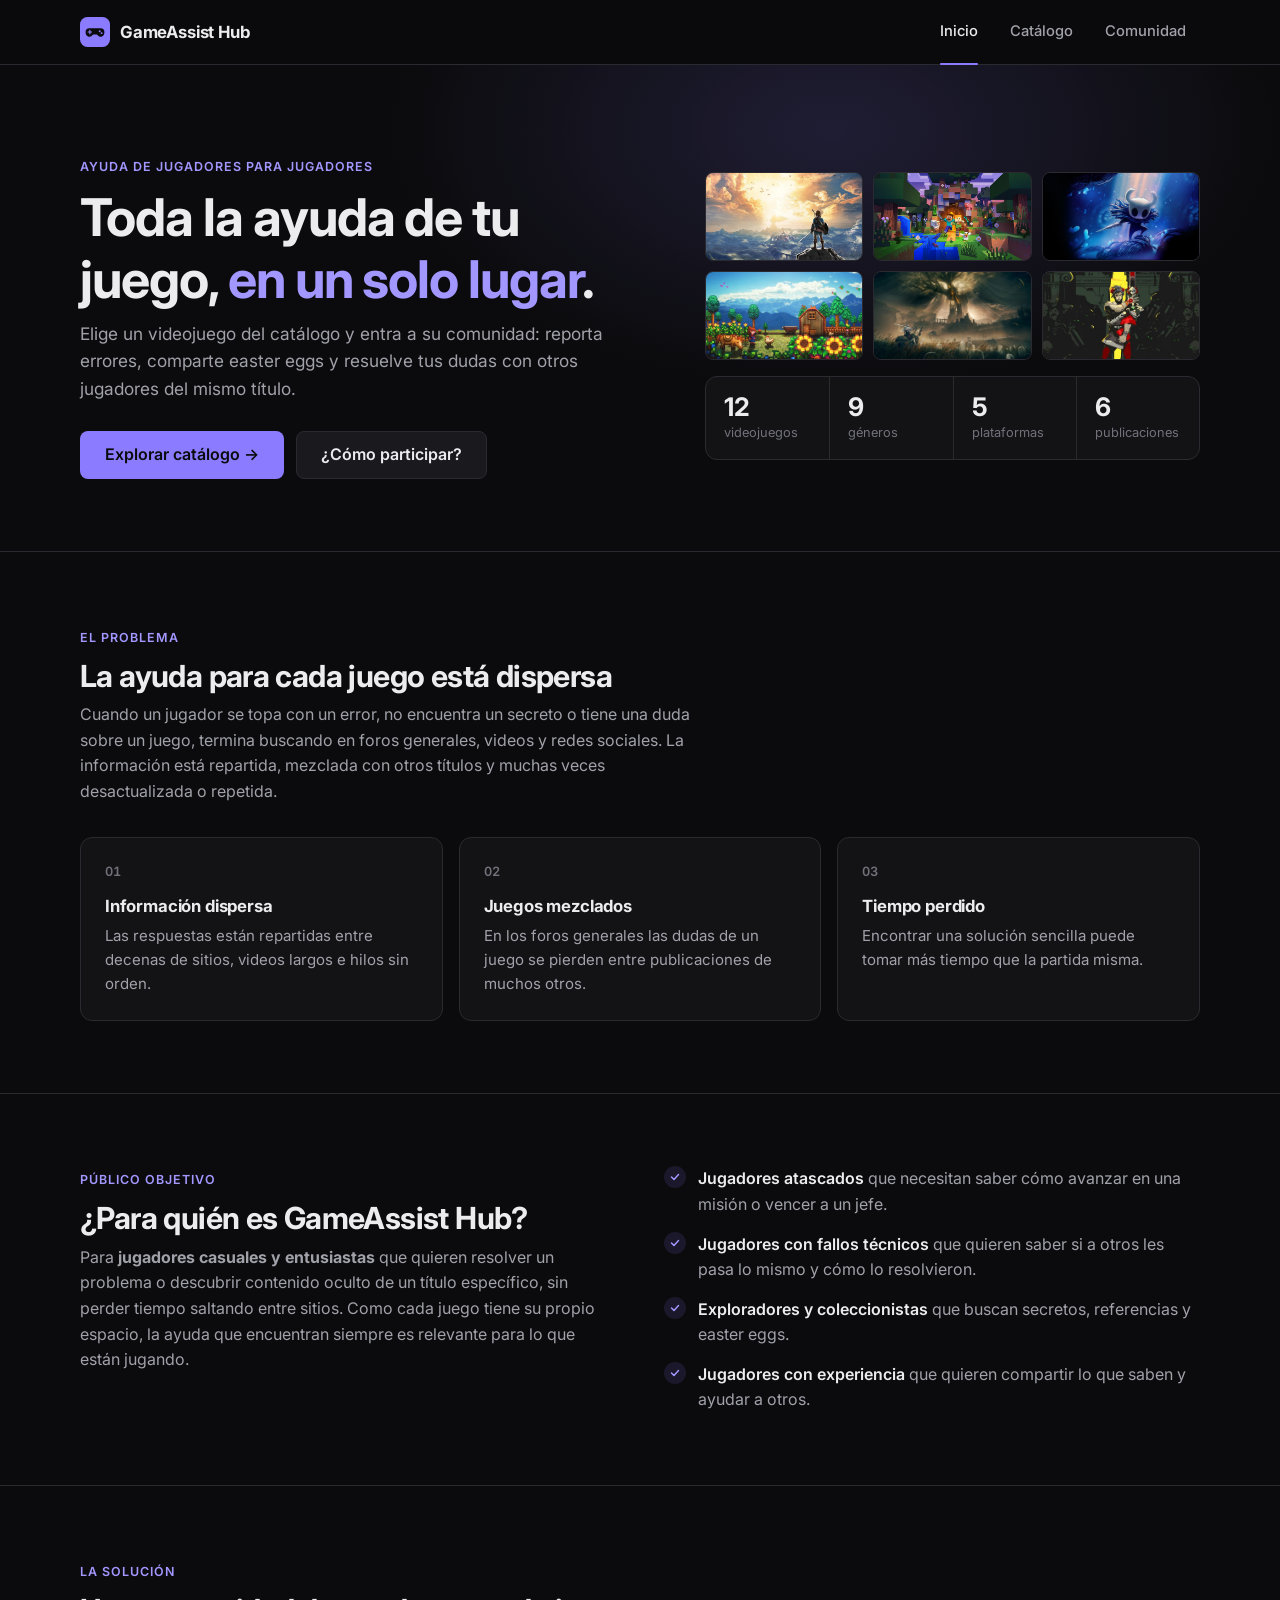
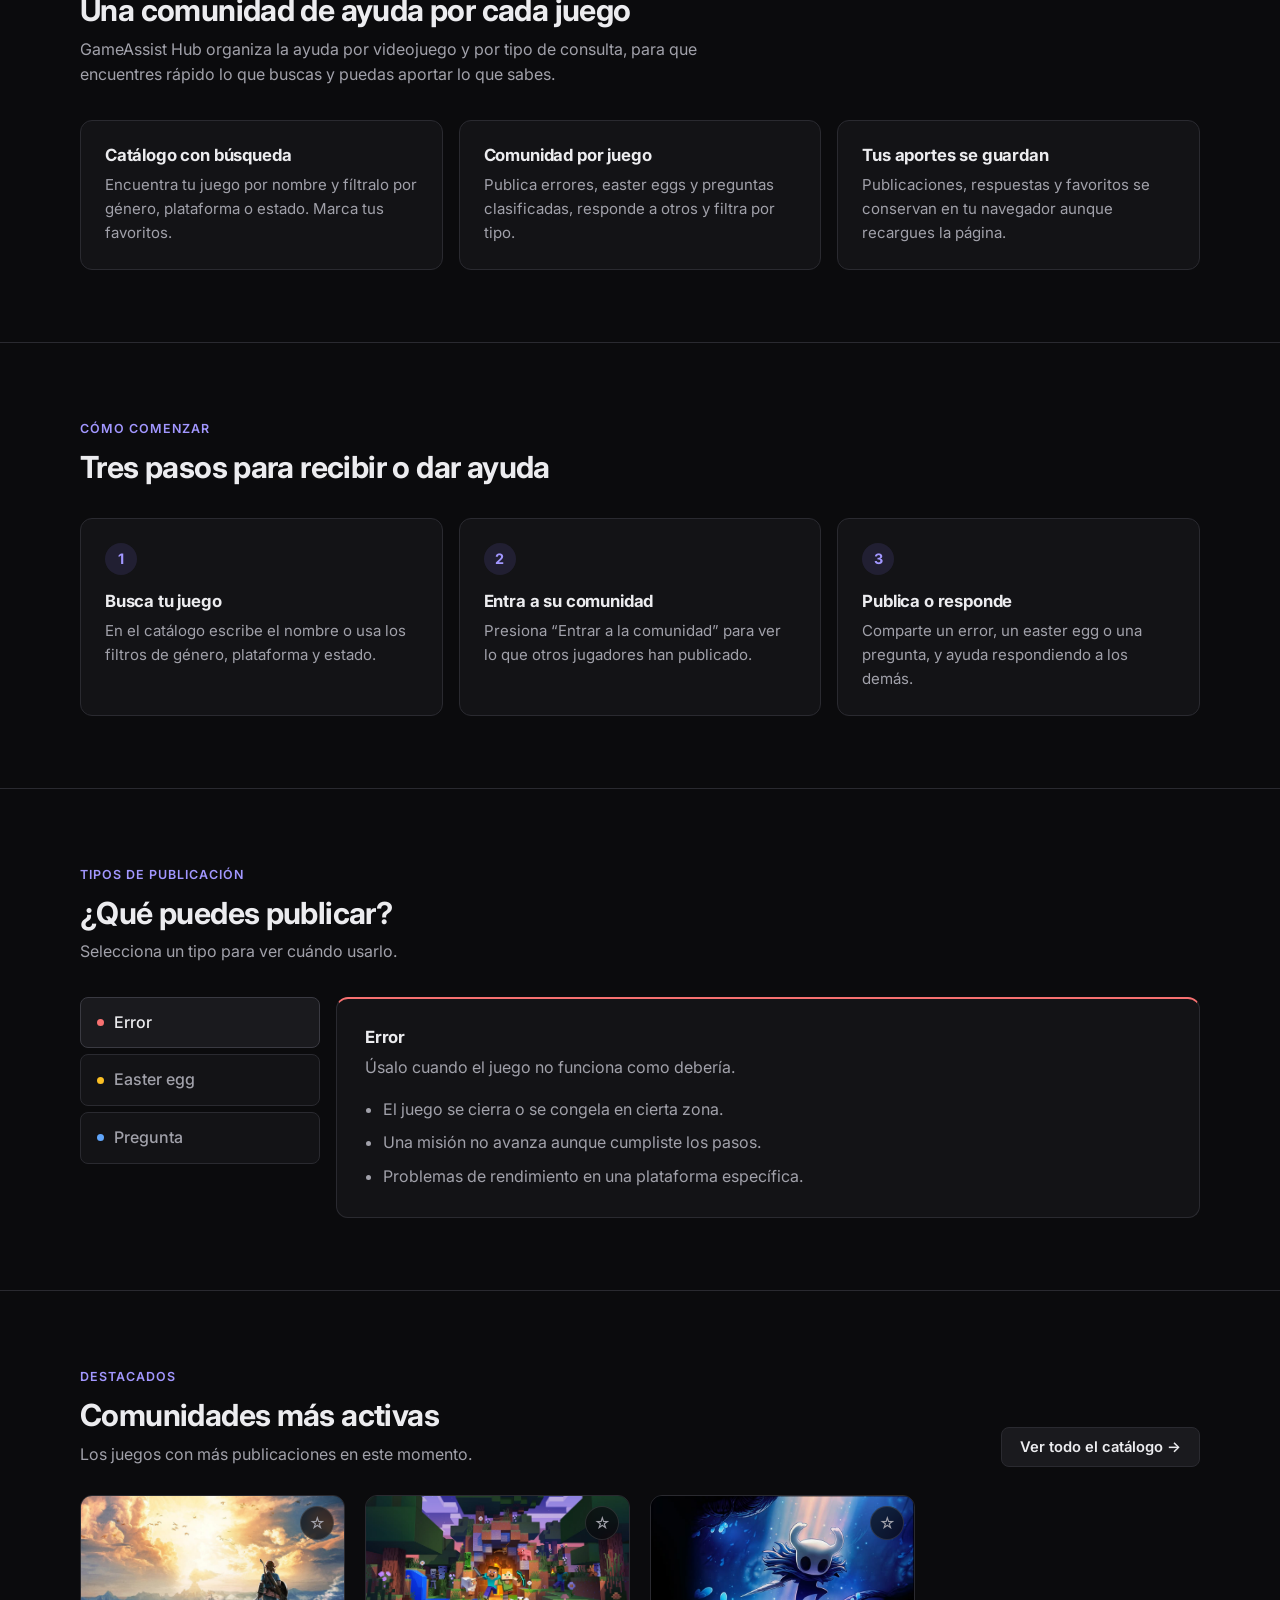
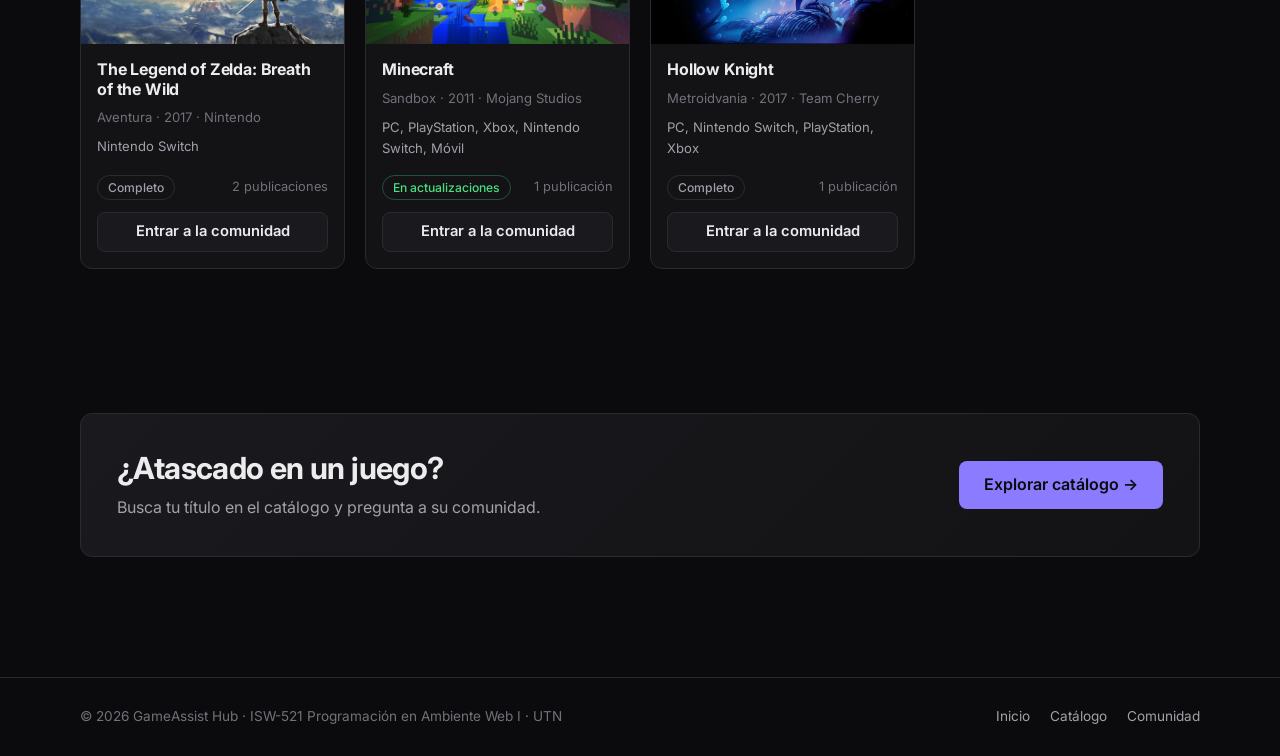
<file: index.html>
<!DOCTYPE html>
<html lang="es">
<head>
  <meta charset="UTF-8">
  <meta name="viewport" content="width=device-width, initial-scale=1.0">
  <meta name="description" content="GameAssist Hub: catálogo de videojuegos con una comunidad de ayuda por juego.">
  <title>Inicio | GameAssist Hub</title>
  <link rel="icon" href="img/logo.svg" type="image/svg+xml">
  <link rel="preconnect" href="https://fonts.googleapis.com">
  <link rel="preconnect" href="https://fonts.gstatic.com" crossorigin>
  <link rel="stylesheet" href="https://fonts.googleapis.com/css2?family=Inter:wght@400;500;600;700;800&display=swap">
  <link rel="stylesheet" href="css/styles.css">
</head>
<body>
  <header class="encabezado">
    <div class="contenedor encabezado__barra">
      <a class="logo" href="index.html">
        <img src="img/logo.svg" alt="Logo de GameAssist Hub: un control de videojuego" width="30" height="30">
        <span>GameAssist Hub</span>
      </a>
      <button class="nav__toggle" type="button" aria-label="Abrir menú" aria-expanded="false" aria-controls="menu-principal">
        <span></span><span></span><span></span>
      </button>
      <nav class="nav" id="menu-principal" aria-label="Menú principal">
        <ul class="nav__lista">
          <li><a class="nav__enlace" href="index.html">Inicio</a></li>
          <li><a class="nav__enlace" href="catalogo.html">Catálogo</a></li>
          <li><a class="nav__enlace" href="comunidad.html">Comunidad</a></li>
        </ul>
      </nav>
    </div>
  </header>

  <main>
    <!-- Sección visual principal (hero) -->
    <section class="hero" aria-labelledby="titulo-hero">
      <div class="contenedor hero__grid">
        <div>
          <span class="sobretitulo">Ayuda de jugadores para jugadores</span>
          <h1 id="titulo-hero">Toda la ayuda de tu juego, <span class="texto-acento">en un solo lugar</span>.</h1>
          <p class="hero__texto">
            Elige un videojuego del catálogo y entra a su comunidad: reporta errores, comparte easter eggs
            y resuelve tus dudas con otros jugadores del mismo título.
          </p>
          <div class="hero__acciones">
            <a class="btn btn--primario btn--grande" href="catalogo.html">Explorar catálogo →</a>
            <a class="btn btn--secundario btn--grande" href="#como-participar">¿Cómo participar?</a>
          </div>
        </div>

        <!-- Contenido dinámico generado desde juegos.json -->
        <div class="hero__visual" aria-labelledby="titulo-stats">
          <h2 id="titulo-stats" class="visualmente-oculto">El hub en números</h2>
          <div class="portadas" id="portadas-inicio"></div>
          <div class="stats" id="stats-inicio">
            <p class="cargando">Cargando datos…</p>
          </div>
        </div>
      </div>
    </section>

    <!-- Presentación del problema -->
    <section class="seccion seccion--borde" aria-labelledby="titulo-problema">
      <div class="contenedor">
        <div class="seccion__cabecera">
          <span class="sobretitulo">El problema</span>
          <h2 id="titulo-problema">La ayuda para cada juego está dispersa</h2>
          <p class="seccion__intro">
            Cuando un jugador se topa con un error, no encuentra un secreto o tiene una duda sobre un juego,
            termina buscando en foros generales, videos y redes sociales. La información está repartida,
            mezclada con otros títulos y muchas veces desactualizada o repetida.
          </p>
        </div>
        <div class="grid-3">
          <article class="info-card">
            <span class="info-card__num">01</span>
            <h3>Información dispersa</h3>
            <p>Las respuestas están repartidas entre decenas de sitios, videos largos e hilos sin orden.</p>
          </article>
          <article class="info-card">
            <span class="info-card__num">02</span>
            <h3>Juegos mezclados</h3>
            <p>En los foros generales las dudas de un juego se pierden entre publicaciones de muchos otros.</p>
          </article>
          <article class="info-card">
            <span class="info-card__num">03</span>
            <h3>Tiempo perdido</h3>
            <p>Encontrar una solución sencilla puede tomar más tiempo que la partida misma.</p>
          </article>
        </div>
      </div>
    </section>

    <!-- Público objetivo -->
    <section class="seccion seccion--borde" aria-labelledby="titulo-publico">
      <div class="contenedor dos-columnas">
        <div>
          <span class="sobretitulo">Público objetivo</span>
          <h2 id="titulo-publico">¿Para quién es GameAssist Hub?</h2>
          <p class="seccion__intro">
            Para <strong>jugadores casuales y entusiastas</strong> que quieren resolver un problema o descubrir
            contenido oculto de un título específico, sin perder tiempo saltando entre sitios. Como cada juego
            tiene su propio espacio, la ayuda que encuentran siempre es relevante para lo que están jugando.
          </p>
        </div>
        <ul class="lista-check">
          <li><span><strong>Jugadores atascados</strong> que necesitan saber cómo avanzar en una misión o vencer a un jefe.</span></li>
          <li><span><strong>Jugadores con fallos técnicos</strong> que quieren saber si a otros les pasa lo mismo y cómo lo resolvieron.</span></li>
          <li><span><strong>Exploradores y coleccionistas</strong> que buscan secretos, referencias y easter eggs.</span></li>
          <li><span><strong>Jugadores con experiencia</strong> que quieren compartir lo que saben y ayudar a otros.</span></li>
        </ul>
      </div>
    </section>

    <!-- Propuesta de solución -->
    <section class="seccion seccion--borde" aria-labelledby="titulo-solucion">
      <div class="contenedor">
        <div class="seccion__cabecera">
          <span class="sobretitulo">La solución</span>
          <h2 id="titulo-solucion">Una comunidad de ayuda por cada juego</h2>
          <p class="seccion__intro">
            GameAssist Hub organiza la ayuda por videojuego y por tipo de consulta, para que encuentres
            rápido lo que buscas y puedas aportar lo que sabes.
          </p>
        </div>
        <div class="grid-3">
          <article class="info-card">
            <h3>Catálogo con búsqueda</h3>
            <p>Encuentra tu juego por nombre y fíltralo por género, plataforma o estado. Marca tus favoritos.</p>
          </article>
          <article class="info-card">
            <h3>Comunidad por juego</h3>
            <p>Publica errores, easter eggs y preguntas clasificadas, responde a otros y filtra por tipo.</p>
          </article>
          <article class="info-card">
            <h3>Tus aportes se guardan</h3>
            <p>Publicaciones, respuestas y favoritos se conservan en tu navegador aunque recargues la página.</p>
          </article>
        </div>
      </div>
    </section>

    <!-- Cómo participar -->
    <section class="seccion seccion--borde" id="como-participar" aria-labelledby="titulo-participar">
      <div class="contenedor">
        <div class="seccion__cabecera">
          <span class="sobretitulo">Cómo comenzar</span>
          <h2 id="titulo-participar">Tres pasos para recibir o dar ayuda</h2>
        </div>
        <ol class="pasos">
          <li class="paso">
            <h3>Busca tu juego</h3>
            <p>En el catálogo escribe el nombre o usa los filtros de género, plataforma y estado.</p>
          </li>
          <li class="paso">
            <h3>Entra a su comunidad</h3>
            <p>Presiona “Entrar a la comunidad” para ver lo que otros jugadores han publicado.</p>
          </li>
          <li class="paso">
            <h3>Publica o responde</h3>
            <p>Comparte un error, un easter egg o una pregunta, y ayuda respondiendo a los demás.</p>
          </li>
        </ol>
      </div>
    </section>

    <!-- Interacción inmediata: pestañas de tipos de publicación -->
    <section class="seccion seccion--borde" aria-labelledby="titulo-tipos">
      <div class="contenedor">
        <div class="seccion__cabecera">
          <span class="sobretitulo">Tipos de publicación</span>
          <h2 id="titulo-tipos">¿Qué puedes publicar?</h2>
          <p class="seccion__intro">Selecciona un tipo para ver cuándo usarlo.</p>
        </div>
        <div class="tabs">
          <div class="tabs__lista" role="tablist" aria-label="Tipos de publicación">
            <button class="tab" type="button" role="tab" id="tab-error" aria-selected="true" aria-controls="panel-tipo" data-tipo="error"><span class="punto"></span>Error</button>
            <button class="tab" type="button" role="tab" id="tab-easter-egg" aria-selected="false" aria-controls="panel-tipo" data-tipo="easter-egg"><span class="punto"></span>Easter egg</button>
            <button class="tab" type="button" role="tab" id="tab-pregunta" aria-selected="false" aria-controls="panel-tipo" data-tipo="pregunta"><span class="punto"></span>Pregunta</button>
          </div>
          <div class="tabs__panel" id="panel-tipo" role="tabpanel" aria-labelledby="tab-error"></div>
        </div>
      </div>
    </section>

    <!-- Contenido dinámico desde JSON: comunidades más activas -->
    <section class="seccion seccion--borde" aria-labelledby="titulo-destacados">
      <div class="contenedor">
        <div class="fila-titulo">
          <div class="seccion__cabecera">
            <span class="sobretitulo">Destacados</span>
            <h2 id="titulo-destacados">Comunidades más activas</h2>
            <p class="seccion__intro">Los juegos con más publicaciones en este momento.</p>
          </div>
          <a class="btn btn--secundario" href="catalogo.html">Ver todo el catálogo →</a>
        </div>
        <div class="grid-juegos" id="destacados">
          <p class="cargando">Cargando juegos…</p>
        </div>
      </div>
    </section>

    <!-- Llamado a la acción final -->
    <section class="seccion" aria-labelledby="titulo-cta">
      <div class="contenedor">
        <div class="cta">
          <div>
            <h2 id="titulo-cta">¿Atascado en un juego?</h2>
            <p>Busca tu título en el catálogo y pregunta a su comunidad.</p>
          </div>
          <a class="btn btn--primario btn--grande" href="catalogo.html">Explorar catálogo →</a>
        </div>
      </div>
    </section>
  </main>

  <footer class="pie">
    <div class="contenedor pie__grid">
      <p>© <span id="anio-actual">2026</span> GameAssist Hub · ISW-521 Programación en Ambiente Web I · UTN</p>
      <ul class="pie__enlaces">
        <li><a href="index.html">Inicio</a></li>
        <li><a href="catalogo.html">Catálogo</a></li>
        <li><a href="comunidad.html">Comunidad</a></li>
      </ul>
    </div>
  </footer>

  <script src="js/comun.js"></script>
  <script src="js/inicio.js"></script>
</body>
</html>
</file>
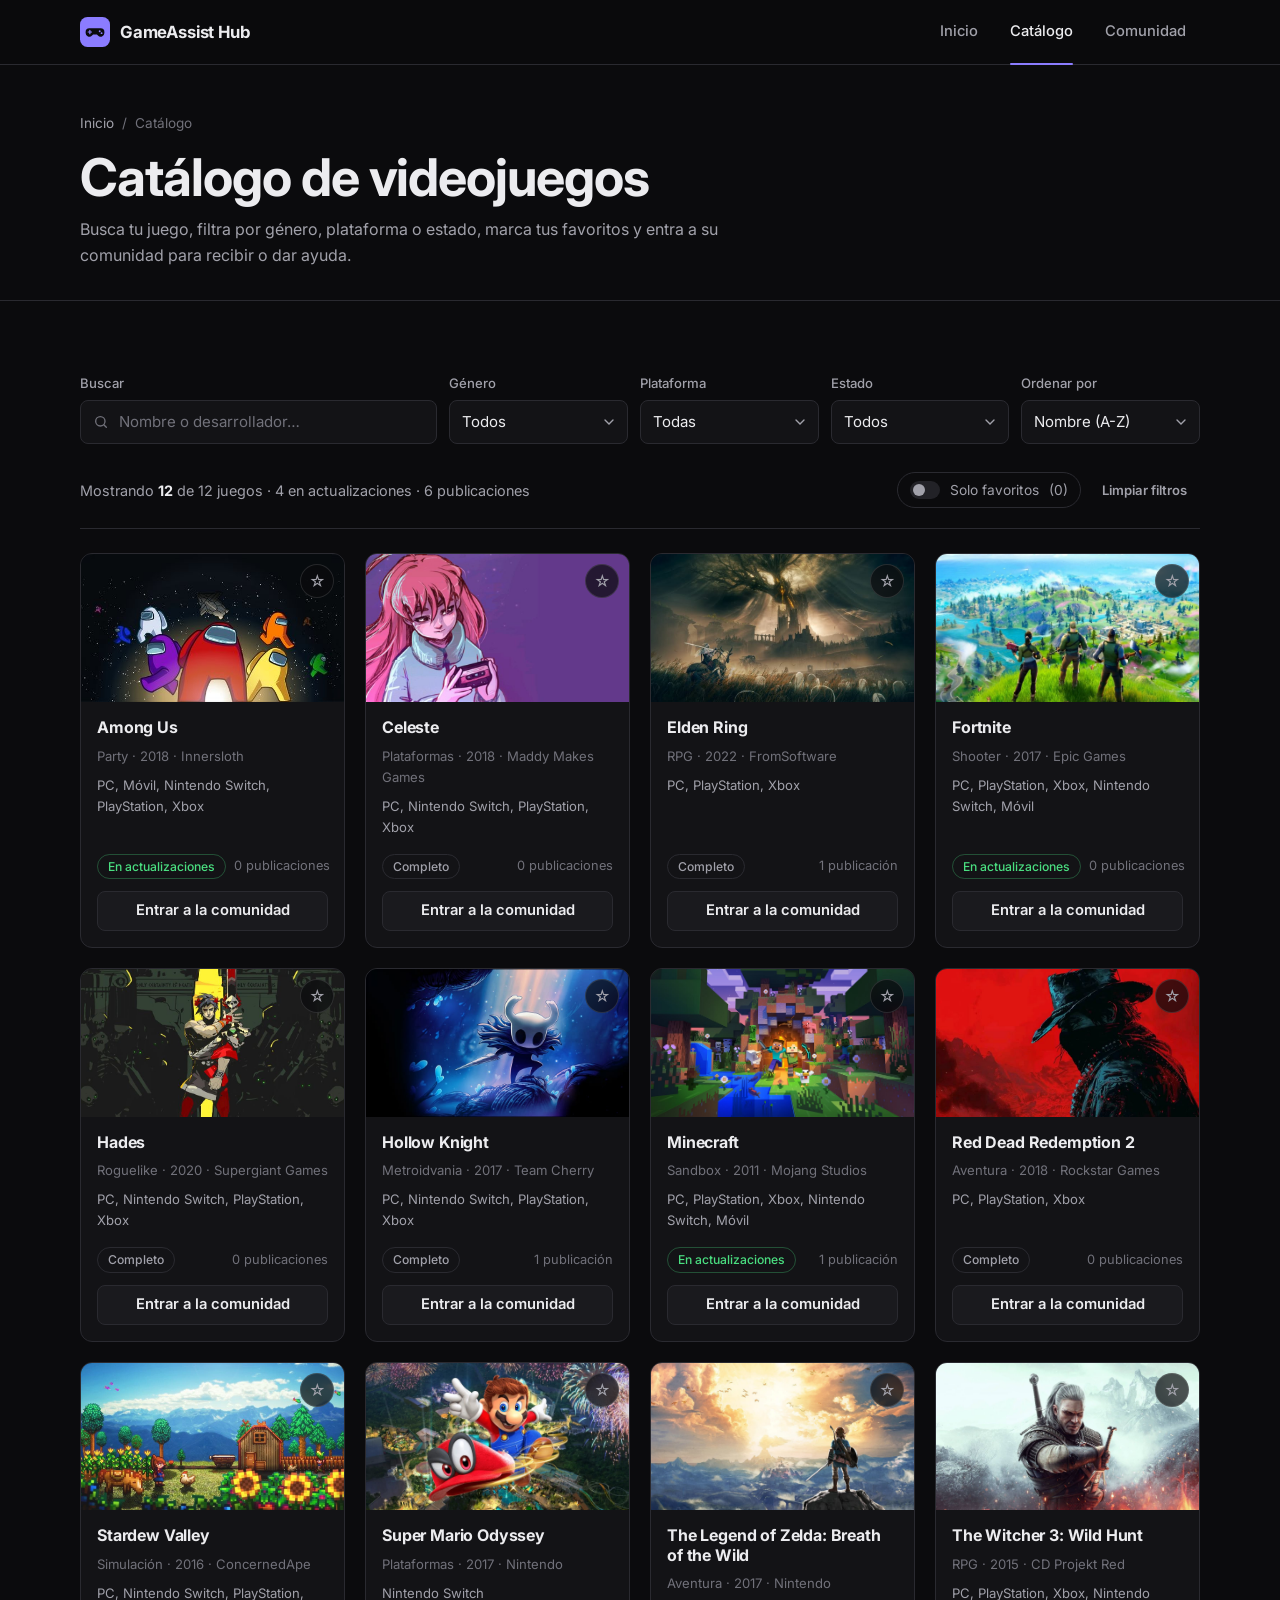
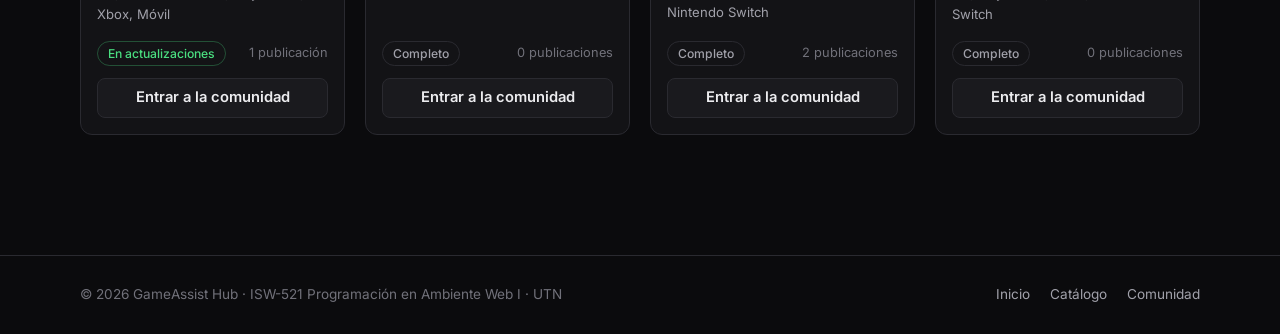
<file: catalogo.html>
<!DOCTYPE html>
<html lang="es">
<head>
  <meta charset="UTF-8">
  <meta name="viewport" content="width=device-width, initial-scale=1.0">
  <meta name="description" content="Catálogo de videojuegos de GameAssist Hub con búsqueda, filtros y favoritos.">
  <title>Catálogo | GameAssist Hub</title>
  <link rel="icon" href="img/logo.svg" type="image/svg+xml">
  <link rel="preconnect" href="https://fonts.googleapis.com">
  <link rel="preconnect" href="https://fonts.gstatic.com" crossorigin>
  <link rel="stylesheet" href="https://fonts.googleapis.com/css2?family=Inter:wght@400;500;600;700;800&display=swap">
  <link rel="stylesheet" href="css/styles.css">
</head>
<body>
  <header class="encabezado">
    <div class="contenedor encabezado__barra">
      <a class="logo" href="index.html">
        <img src="img/logo.svg" alt="Logo de GameAssist Hub: un control de videojuego" width="30" height="30">
        <span>GameAssist Hub</span>
      </a>
      <button class="nav__toggle" type="button" aria-label="Abrir menú" aria-expanded="false" aria-controls="menu-principal">
        <span></span><span></span><span></span>
      </button>
      <nav class="nav" id="menu-principal" aria-label="Menú principal">
        <ul class="nav__lista">
          <li><a class="nav__enlace" href="index.html">Inicio</a></li>
          <li><a class="nav__enlace" href="catalogo.html">Catálogo</a></li>
          <li><a class="nav__enlace" href="comunidad.html">Comunidad</a></li>
        </ul>
      </nav>
    </div>
  </header>

  <main>
    <section class="pagina-titulo" aria-labelledby="titulo-catalogo">
      <div class="contenedor">
        <ol class="migas" aria-label="Ruta">
          <li><a href="index.html">Inicio</a></li>
          <li aria-current="page">Catálogo</li>
        </ol>
        <h1 id="titulo-catalogo">Catálogo de videojuegos</h1>
        <p>Busca tu juego, filtra por género, plataforma o estado, marca tus favoritos y entra a su comunidad para recibir o dar ayuda.</p>
      </div>
    </section>

    <section class="seccion" aria-label="Búsqueda y resultados">
      <div class="contenedor">
        <form class="filtros" id="form-filtros" role="search" aria-label="Buscar y filtrar juegos">
          <div class="campo campo--busqueda">
            <label for="buscador">Buscar</label>
            <input type="search" id="buscador" placeholder="Nombre o desarrollador…" autocomplete="off">
          </div>
          <div class="campo">
            <label for="filtro-genero">Género</label>
            <select id="filtro-genero">
              <option value="">Todos</option>
            </select>
          </div>
          <div class="campo">
            <label for="filtro-plataforma">Plataforma</label>
            <select id="filtro-plataforma">
              <option value="">Todas</option>
            </select>
          </div>
          <div class="campo">
            <label for="filtro-estado">Estado</label>
            <select id="filtro-estado">
              <option value="">Todos</option>
            </select>
          </div>
          <div class="campo">
            <label for="orden">Ordenar por</label>
            <select id="orden">
              <option value="nombre">Nombre (A-Z)</option>
              <option value="recientes">Más recientes</option>
              <option value="antiguos">Más antiguos</option>
              <option value="activos">Más publicaciones</option>
            </select>
          </div>
        </form>

        <div class="filtros__extra">
          <p class="resumen-catalogo" id="contador-resultados" aria-live="polite">Cargando catálogo…</p>
          <div class="filtros__acciones">
            <label class="interruptor" for="solo-favoritos">
              <input type="checkbox" id="solo-favoritos" form="form-filtros">
              <span class="interruptor__pista" aria-hidden="true"></span>
              Solo favoritos <span id="num-favoritos" class="texto-suave">(0)</span>
            </label>
            <button class="btn btn--fantasma btn--chico" type="reset" form="form-filtros" id="btn-limpiar">Limpiar filtros</button>
          </div>
        </div>

        <h2 class="visualmente-oculto">Resultados</h2>
        <div class="grid-juegos" id="lista-juegos"></div>
      </div>
    </section>
  </main>

  <footer class="pie">
    <div class="contenedor pie__grid">
      <p>© <span id="anio-actual">2026</span> GameAssist Hub · ISW-521 Programación en Ambiente Web I · UTN</p>
      <ul class="pie__enlaces">
        <li><a href="index.html">Inicio</a></li>
        <li><a href="catalogo.html">Catálogo</a></li>
        <li><a href="comunidad.html">Comunidad</a></li>
      </ul>
    </div>
  </footer>

  <script src="js/comun.js"></script>
  <script src="js/catalogo.js"></script>
</body>
</html>
</file>
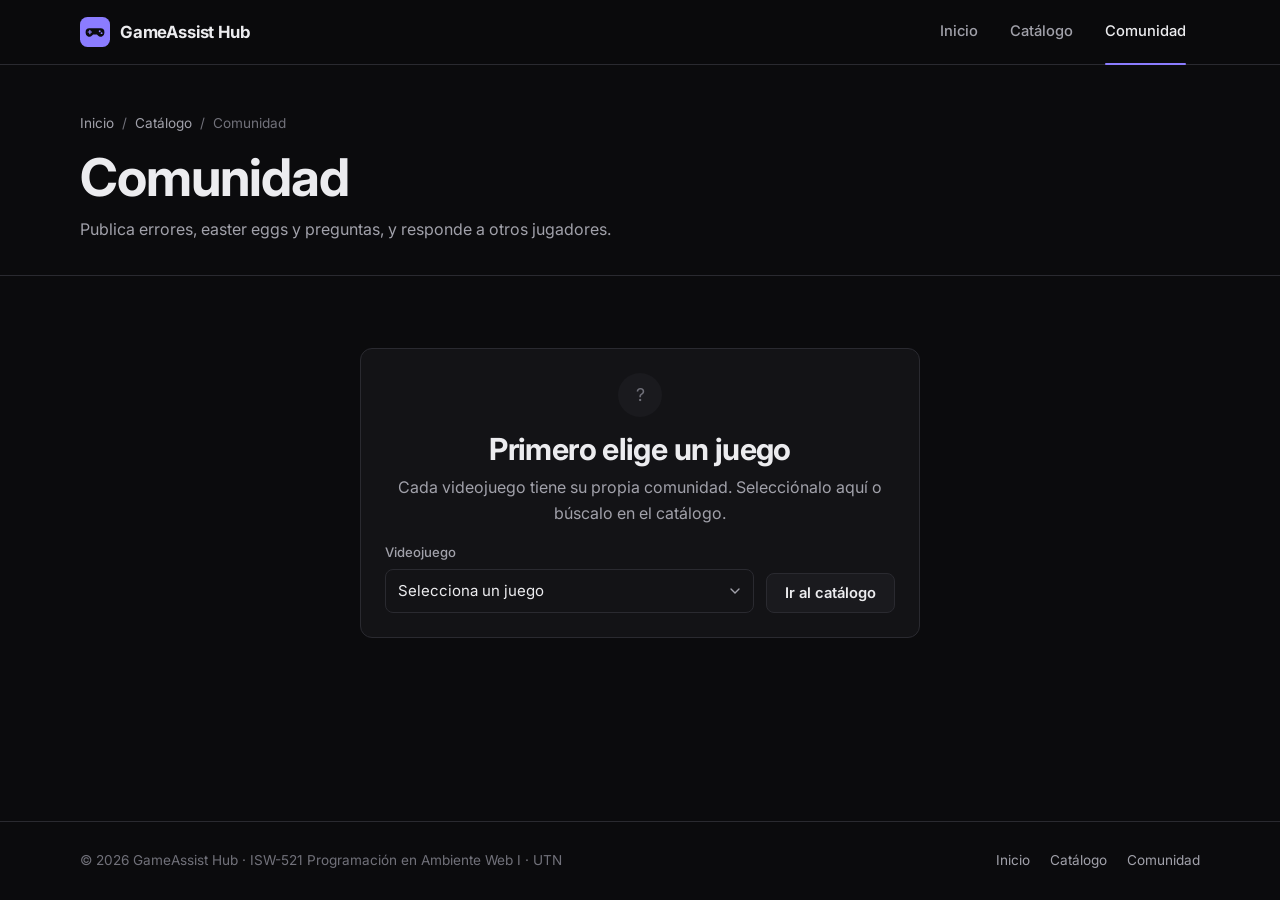
<file: comunidad.html>
<!DOCTYPE html>
<html lang="es">
<head>
  <meta charset="UTF-8">
  <meta name="viewport" content="width=device-width, initial-scale=1.0">
  <meta name="description" content="Comunidad de ayuda por videojuego: errores, easter eggs y preguntas.">
  <title>Comunidad | GameAssist Hub</title>
  <link rel="icon" href="img/logo.svg" type="image/svg+xml">
  <link rel="preconnect" href="https://fonts.googleapis.com">
  <link rel="preconnect" href="https://fonts.gstatic.com" crossorigin>
  <link rel="stylesheet" href="https://fonts.googleapis.com/css2?family=Inter:wght@400;500;600;700;800&display=swap">
  <link rel="stylesheet" href="css/styles.css">
</head>
<body>
  <header class="encabezado">
    <div class="contenedor encabezado__barra">
      <a class="logo" href="index.html">
        <img src="img/logo.svg" alt="Logo de GameAssist Hub: un control de videojuego" width="30" height="30">
        <span>GameAssist Hub</span>
      </a>
      <button class="nav__toggle" type="button" aria-label="Abrir menú" aria-expanded="false" aria-controls="menu-principal">
        <span></span><span></span><span></span>
      </button>
      <nav class="nav" id="menu-principal" aria-label="Menú principal">
        <ul class="nav__lista">
          <li><a class="nav__enlace" href="index.html">Inicio</a></li>
          <li><a class="nav__enlace" href="catalogo.html">Catálogo</a></li>
          <li><a class="nav__enlace" href="comunidad.html">Comunidad</a></li>
        </ul>
      </nav>
    </div>
  </header>

  <main>
    <section class="pagina-titulo" aria-labelledby="titulo-comunidad">
      <div class="contenedor">
        <ol class="migas" aria-label="Ruta">
          <li><a href="index.html">Inicio</a></li>
          <li><a href="catalogo.html">Catálogo</a></li>
          <li aria-current="page">Comunidad</li>
        </ol>
        <h1 id="titulo-comunidad">Comunidad</h1>
        <p id="subtitulo-comunidad">Publica errores, easter eggs y preguntas, y responde a otros jugadores.</p>
      </div>
    </section>

    <!-- Se muestra si todavía no se ha elegido un juego -->
    <section class="seccion" id="sin-juego" hidden aria-labelledby="titulo-sin-juego">
      <div class="contenedor">
        <div class="panel sin-juego">
          <span class="vacio__icono" aria-hidden="true">?</span>
          <h2 id="titulo-sin-juego">Primero elige un juego</h2>
          <p>Cada videojuego tiene su propia comunidad. Selecciónalo aquí o búscalo en el catálogo.</p>
          <div class="cambiar-juego">
            <div class="campo">
              <label for="selector-inicial">Videojuego</label>
              <select id="selector-inicial">
                <option value="">Selecciona un juego</option>
              </select>
            </div>
            <a class="btn btn--secundario" href="catalogo.html">Ir al catálogo</a>
          </div>
        </div>
      </div>
    </section>

    <!-- Comunidad del juego elegido -->
    <div id="zona-comunidad" hidden>
      <section class="seccion" aria-labelledby="titulo-juego">
        <div class="contenedor">
          <article class="juego-detalle" id="detalle-juego"></article>
          <div class="stats resumen" id="resumen" aria-live="polite"></div>
        </div>
      </section>

      <section class="seccion seccion--borde" aria-label="Publicar y ver publicaciones">
        <div class="contenedor comunidad-grid">

          <!-- Formulario de publicación -->
          <aside class="panel panel--pegajoso" aria-labelledby="titulo-form">
            <h2 id="titulo-form" class="h3">Nueva publicación</h2>
            <p class="nota-form">Los campos con <span class="requerido">*</span> son obligatorios.</p>

            <form class="formulario" id="form-publicacion" novalidate>
              <div class="campo">
                <label for="campo-alias">Tu alias <span class="requerido">*</span></label>
                <input type="text" id="campo-alias" name="alias" maxlength="20" placeholder="Ej.: LinkNovato" autocomplete="nickname" aria-describedby="error-alias">
                <div class="campo__ayuda">
                  <span class="campo__error" id="error-alias" aria-live="polite"></span>
                  <span id="contador-alias">0/20</span>
                </div>
              </div>

              <div class="campo">
                <label for="campo-tipo">Tipo de publicación <span class="requerido">*</span></label>
                <select id="campo-tipo" name="tipo" aria-describedby="error-tipo">
                  <option value="">Elige un tipo</option>
                  <option value="error">Error</option>
                  <option value="easter-egg">Easter egg</option>
                  <option value="pregunta">Pregunta</option>
                </select>
                <div class="campo__ayuda">
                  <span class="campo__error" id="error-tipo" aria-live="polite"></span>
                </div>
              </div>

              <div class="campo">
                <label for="campo-titulo">Título <span class="requerido">*</span></label>
                <input type="text" id="campo-titulo" name="titulo" maxlength="80" placeholder="Resume tu publicación en una línea" aria-describedby="error-titulo">
                <div class="campo__ayuda">
                  <span class="campo__error" id="error-titulo" aria-live="polite"></span>
                  <span id="contador-titulo">0/80</span>
                </div>
              </div>

              <div class="campo">
                <label for="campo-descripcion">Descripción <span class="requerido">*</span></label>
                <textarea id="campo-descripcion" name="descripcion" maxlength="500" placeholder="Explica el error, el secreto o tu duda con detalle" aria-describedby="error-descripcion"></textarea>
                <div class="campo__ayuda">
                  <span class="campo__error" id="error-descripcion" aria-live="polite"></span>
                  <span id="contador-descripcion">0/500</span>
                </div>
              </div>

              <p class="mensaje" id="mensaje-form" role="alert" hidden></p>

              <div class="formulario__acciones">
                <button class="btn btn--primario" type="submit">Publicar</button>
                <button class="btn btn--secundario" type="button" id="btn-limpiar-form">Limpiar</button>
              </div>
            </form>
          </aside>

          <!-- Lista de publicaciones -->
          <section aria-labelledby="titulo-lista">
            <div class="lista-cabecera">
              <h2 id="titulo-lista">Publicaciones</h2>
              <button class="btn btn--peligro btn--chico" type="button" id="btn-borrar-mias">Borrar mis publicaciones</button>
            </div>

            <div class="lista-herramientas">
              <div class="filtro-tipos" role="group" aria-label="Filtrar publicaciones por tipo">
                <button class="filtro-tipo" type="button" data-filtro="todos" aria-pressed="true">Todos <span class="filtro-tipo__num" id="num-todos">0</span></button>
                <button class="filtro-tipo" type="button" data-filtro="error" aria-pressed="false"><span class="punto"></span>Errores <span class="filtro-tipo__num" id="num-error">0</span></button>
                <button class="filtro-tipo" type="button" data-filtro="easter-egg" aria-pressed="false"><span class="punto"></span>Easter eggs <span class="filtro-tipo__num" id="num-easter-egg">0</span></button>
                <button class="filtro-tipo" type="button" data-filtro="pregunta" aria-pressed="false"><span class="punto"></span>Preguntas <span class="filtro-tipo__num" id="num-pregunta">0</span></button>
              </div>
              <div class="campo campo--busqueda">
                <label for="buscar-post" class="visualmente-oculto">Buscar en las publicaciones</label>
                <input type="search" id="buscar-post" placeholder="Buscar en publicaciones…" autocomplete="off">
              </div>
            </div>

            <div class="publicaciones" id="lista-publicaciones" aria-live="polite"></div>
          </section>
        </div>
      </section>
    </div>
  </main>

  <footer class="pie">
    <div class="contenedor pie__grid">
      <p>© <span id="anio-actual">2026</span> GameAssist Hub · ISW-521 Programación en Ambiente Web I · UTN</p>
      <ul class="pie__enlaces">
        <li><a href="index.html">Inicio</a></li>
        <li><a href="catalogo.html">Catálogo</a></li>
        <li><a href="comunidad.html">Comunidad</a></li>
      </ul>
    </div>
  </footer>

  <script src="js/comun.js"></script>
  <script src="js/comunidad.js"></script>
</body>
</html>
</file>
<file: css/styles.css>
/* ==========================================================
   GameAssist Hub – Hoja de estilos común para las tres páginas
   Diseño minimalista: fondo neutro oscuro, un solo color de
   acento y colores suaves solo para los tipos de publicación.
   ========================================================== */

/* ---------- 1. Variables de identidad visual ---------- */
:root {
  --bg: #0b0b0d;
  --superficie: #131316;
  --superficie-2: #1a1a1e;
  --superficie-3: #222227;
  --linea: #2a2a30;
  --linea-fuerte: #3a3a42;

  --texto: #ececef;
  --texto-suave: #a1a1aa;
  --texto-tenue: #71717a;

  --acento: #8b7cff;
  --acento-hover: #a297ff;
  --acento-suave: rgba(139, 124, 255, 0.12);

  --exito: #4ade80;
  --error: #f87171;
  --aviso: #fbbf24;

  /* Colores por tipo de publicación */
  --tipo-error: #f87171;
  --tipo-egg: #fbbf24;
  --tipo-pregunta: #60a5fa;

  --radio: 12px;
  --radio-chico: 8px;
  --sombra: 0 12px 32px rgba(0, 0, 0, 0.45);
  --fuente: "Inter", ui-sans-serif, system-ui, -apple-system, "Segoe UI", Roboto, Arial, sans-serif;
  --ancho-max: 1160px;
  --transicion: 0.18s ease;
}

/* ---------- 2. Base ---------- */
*,
*::before,
*::after {
  box-sizing: border-box;
}

html {
  scroll-behavior: smooth;
  -webkit-text-size-adjust: 100%;
}

body {
  margin: 0;
  min-height: 100vh;
  display: flex;
  flex-direction: column;
  background: var(--bg);
  color: var(--texto);
  font-family: var(--fuente);
  font-size: 1rem;
  line-height: 1.6;
  -webkit-font-smoothing: antialiased;
}

main {
  flex: 1;
}

img {
  display: block;
  max-width: 100%;
}

a {
  color: var(--acento-hover);
  text-decoration: none;
}

a:hover {
  text-decoration: underline;
}

h1,
h2,
h3 {
  margin: 0 0 0.5rem;
  line-height: 1.2;
  letter-spacing: -0.02em;
  font-weight: 700;
}

h1 { font-size: clamp(2rem, 5vw, 3.25rem); }
h2 { font-size: clamp(1.4rem, 3vw, 1.9rem); }
h3 { font-size: 1.05rem; letter-spacing: -0.01em; }

p {
  margin: 0 0 1rem;
}

button,
input,
select,
textarea {
  font: inherit;
  color: inherit;
}

:focus-visible {
  outline: 2px solid var(--acento);
  outline-offset: 2px;
}

.contenedor {
  width: 100%;
  max-width: var(--ancho-max);
  margin: 0 auto;
  padding: 0 20px;
}

.seccion {
  padding: 72px 0;
}

.seccion--borde {
  border-top: 1px solid var(--linea);
}

.seccion__cabecera {
  max-width: 640px;
  margin-bottom: 32px;
}

.seccion__intro {
  color: var(--texto-suave);
  margin: 0;
}

.sobretitulo {
  display: inline-block;
  margin-bottom: 10px;
  color: var(--acento-hover);
  font-size: 0.78rem;
  font-weight: 600;
  letter-spacing: 0.08em;
  text-transform: uppercase;
}

.texto-acento {
  color: var(--acento-hover);
}

.texto-suave {
  color: var(--texto-suave);
}

.visualmente-oculto {
  position: absolute;
  width: 1px;
  height: 1px;
  overflow: hidden;
  clip: rect(0 0 0 0);
  white-space: nowrap;
}

/* ---------- 3. Encabezado y navegación ---------- */
.encabezado {
  position: sticky;
  top: 0;
  z-index: 50;
  background: rgba(11, 11, 13, 0.85);
  backdrop-filter: blur(10px);
  -webkit-backdrop-filter: blur(10px);
  border-bottom: 1px solid var(--linea);
}

.encabezado__barra {
  display: flex;
  align-items: center;
  justify-content: space-between;
  gap: 16px;
  min-height: 64px;
}

.logo {
  display: flex;
  align-items: center;
  gap: 10px;
  color: var(--texto);
  font-weight: 700;
  font-size: 1.05rem;
  letter-spacing: -0.01em;
}

.logo:hover {
  text-decoration: none;
}

.logo img {
  width: 30px;
  height: 30px;
}

.nav__lista {
  display: flex;
  gap: 4px;
  margin: 0;
  padding: 0;
  list-style: none;
}

.nav__enlace {
  position: relative;
  display: block;
  padding: 8px 14px;
  border-radius: var(--radio-chico);
  color: var(--texto-suave);
  font-size: 0.92rem;
  font-weight: 500;
  transition: color var(--transicion), background var(--transicion);
}

.nav__enlace:hover {
  color: var(--texto);
  background: var(--superficie-2);
  text-decoration: none;
}

/* Página activa: texto claro y línea inferior de acento */
.nav__enlace--activo {
  color: var(--texto);
}

.nav__enlace--activo::after {
  content: "";
  position: absolute;
  left: 14px;
  right: 14px;
  bottom: -13px;
  height: 2px;
  border-radius: 2px;
  background: var(--acento);
}

.nav__toggle {
  display: none;
  width: 40px;
  height: 40px;
  padding: 0;
  border: 1px solid var(--linea);
  border-radius: var(--radio-chico);
  background: transparent;
  cursor: pointer;
}

.nav__toggle span {
  display: block;
  width: 16px;
  height: 1.5px;
  margin: 4px auto;
  background: var(--texto);
  transition: transform var(--transicion), opacity var(--transicion);
}

.nav__toggle[aria-expanded="true"] span:nth-child(1) { transform: translateY(5.5px) rotate(45deg); }
.nav__toggle[aria-expanded="true"] span:nth-child(2) { opacity: 0; }
.nav__toggle[aria-expanded="true"] span:nth-child(3) { transform: translateY(-5.5px) rotate(-45deg); }

/* ---------- 4. Botones ---------- */
.btn {
  display: inline-flex;
  align-items: center;
  justify-content: center;
  gap: 8px;
  min-height: 40px;
  padding: 8px 18px;
  border: 1px solid transparent;
  border-radius: var(--radio-chico);
  font-size: 0.92rem;
  font-weight: 600;
  line-height: 1.2;
  text-align: center;
  cursor: pointer;
  transition: background var(--transicion), border-color var(--transicion), color var(--transicion), transform var(--transicion);
}

.btn:hover {
  text-decoration: none;
}

.btn:active {
  transform: translateY(1px);
}

.btn:disabled {
  opacity: 0.55;
  cursor: not-allowed;
}

.btn--primario {
  background: var(--acento);
  color: #0b0b0d;
}

.btn--primario:hover {
  background: var(--acento-hover);
}

.btn--secundario {
  background: var(--superficie-2);
  border-color: var(--linea);
  color: var(--texto);
}

.btn--secundario:hover {
  background: var(--superficie-3);
  border-color: var(--linea-fuerte);
}

.btn--fantasma {
  background: transparent;
  color: var(--texto-suave);
}

.btn--fantasma:hover {
  color: var(--texto);
  background: var(--superficie-2);
}

.btn--peligro {
  background: transparent;
  border-color: rgba(248, 113, 113, 0.35);
  color: var(--error);
}

.btn--peligro:hover {
  background: rgba(248, 113, 113, 0.1);
  border-color: var(--error);
}

.btn--peligro-solido {
  background: var(--error);
  color: #0b0b0d;
}

.btn--peligro-solido:hover {
  background: #fca5a5;
}

.btn--grande {
  min-height: 48px;
  padding: 12px 24px;
  font-size: 1rem;
}

.btn--chico {
  min-height: 32px;
  padding: 5px 12px;
  font-size: 0.82rem;
}

.btn--bloque {
  width: 100%;
}

/* ---------- 5. Chips / etiquetas ---------- */
.chip {
  display: inline-flex;
  align-items: center;
  gap: 6px;
  padding: 2px 10px;
  border: 1px solid var(--linea);
  border-radius: 999px;
  color: var(--texto-suave);
  font-size: 0.76rem;
  font-weight: 500;
  white-space: nowrap;
}

.chip--estado-activo {
  border-color: rgba(74, 222, 128, 0.3);
  color: var(--exito);
}

.chip--estado-completo {
  color: var(--texto-suave);
}

.chip--resuelta {
  border-color: rgba(74, 222, 128, 0.3);
  color: var(--exito);
}

.chip--propia {
  border-color: rgba(139, 124, 255, 0.4);
  color: var(--acento-hover);
}

/* Punto de color para cada tipo */
.punto {
  width: 7px;
  height: 7px;
  border-radius: 50%;
  background: currentColor;
  flex-shrink: 0;
}

.chip--error { color: var(--tipo-error); border-color: rgba(248, 113, 113, 0.3); }
.chip--easter-egg { color: var(--tipo-egg); border-color: rgba(251, 191, 36, 0.3); }
.chip--pregunta { color: var(--tipo-pregunta); border-color: rgba(96, 165, 250, 0.3); }

/* ---------- 6. Hero (inicio) ---------- */
.hero {
  position: relative;
  padding: 88px 0 72px;
  overflow: hidden;
}

.hero::before {
  content: "";
  position: absolute;
  inset: -40% 0 auto 30%;
  height: 520px;
  background: radial-gradient(closest-side, rgba(139, 124, 255, 0.16), transparent);
  pointer-events: none;
}

.hero__grid {
  position: relative;
  display: grid;
  grid-template-columns: 1.15fr 1fr;
  gap: 56px;
  align-items: center;
}

.hero__texto {
  max-width: 540px;
  color: var(--texto-suave);
  font-size: 1.08rem;
}

.hero__acciones {
  display: flex;
  flex-wrap: wrap;
  gap: 12px;
  margin-top: 28px;
}

.hero__visual {
  display: grid;
  gap: 16px;
}

/* Collage de portadas (generado desde JSON) */
.portadas {
  display: grid;
  grid-template-columns: repeat(3, 1fr);
  gap: 10px;
}

.portadas img {
  width: 100%;
  height: auto;
  aspect-ratio: 16 / 9;
  object-fit: cover;
  border-radius: var(--radio-chico);
  border: 1px solid var(--linea);
  background: var(--superficie-2);
  animation: aparecer 0.4s ease both;
}

.portadas img:nth-child(2n) {
  animation-delay: 0.08s;
}

/* ---------- 7. Estadísticas ---------- */
.stats {
  display: grid;
  grid-template-columns: repeat(4, 1fr);
  border: 1px solid var(--linea);
  border-radius: var(--radio);
  background: var(--superficie);
  overflow: hidden;
}

.stat {
  display: flex;
  flex-direction: column;
  gap: 2px;
  padding: 16px 18px;
  border-left: 1px solid var(--linea);
}

.stat:first-child {
  border-left: 0;
}

.stat__numero {
  font-size: 1.6rem;
  font-weight: 700;
  letter-spacing: -0.02em;
  line-height: 1.1;
}

.stat__texto {
  color: var(--texto-tenue);
  font-size: 0.8rem;
}

.stat--error .stat__numero { color: var(--tipo-error); }
.stat--egg .stat__numero { color: var(--tipo-egg); }
.stat--pregunta .stat__numero { color: var(--tipo-pregunta); }

.cargando {
  padding: 16px;
  color: var(--texto-tenue);
  font-size: 0.9rem;
}

/* ---------- 8. Tarjetas informativas (inicio) ---------- */
.grid-3 {
  display: grid;
  grid-template-columns: repeat(3, 1fr);
  gap: 16px;
}

.info-card {
  padding: 24px;
  border: 1px solid var(--linea);
  border-radius: var(--radio);
  background: var(--superficie);
  transition: border-color var(--transicion);
}

.info-card:hover {
  border-color: var(--linea-fuerte);
}

.info-card__num {
  display: block;
  margin-bottom: 14px;
  color: var(--texto-tenue);
  font-size: 0.8rem;
  font-weight: 600;
  font-variant-numeric: tabular-nums;
}

.info-card p {
  margin: 0;
  color: var(--texto-suave);
  font-size: 0.94rem;
}

/* Público objetivo */
.dos-columnas {
  display: grid;
  grid-template-columns: 1fr 1fr;
  gap: 48px;
  align-items: start;
}

.lista-check {
  display: grid;
  gap: 14px;
  margin: 0;
  padding: 0;
  list-style: none;
}

.lista-check li {
  display: grid;
  grid-template-columns: 22px 1fr;
  gap: 12px;
  color: var(--texto-suave);
}

.lista-check li::before {
  content: "";
  width: 22px;
  height: 22px;
  border-radius: 50%;
  background: var(--acento-suave) url("data:image/svg+xml,%3Csvg xmlns='http://www.w3.org/2000/svg' viewBox='0 0 24 24' fill='none' stroke='%23a297ff' stroke-width='3' stroke-linecap='round' stroke-linejoin='round'%3E%3Cpath d='M5 12l5 5 9-10'/%3E%3C/svg%3E") center / 12px no-repeat;
}

.lista-check strong {
  color: var(--texto);
  font-weight: 600;
}

/* Pasos */
.pasos {
  display: grid;
  grid-template-columns: repeat(3, 1fr);
  gap: 16px;
  margin: 0;
  padding: 0;
  list-style: none;
  counter-reset: paso;
}

.paso {
  position: relative;
  padding: 24px;
  border: 1px solid var(--linea);
  border-radius: var(--radio);
  background: var(--superficie);
  counter-increment: paso;
}

.paso::before {
  content: counter(paso);
  display: grid;
  place-items: center;
  width: 32px;
  height: 32px;
  margin-bottom: 16px;
  border-radius: 50%;
  background: var(--acento-suave);
  color: var(--acento-hover);
  font-size: 0.9rem;
  font-weight: 700;
}

.paso p {
  margin: 0;
  color: var(--texto-suave);
  font-size: 0.94rem;
}

/* Pestañas de tipos de publicación */
.tabs {
  display: grid;
  grid-template-columns: 240px 1fr;
  gap: 16px;
}

.tabs__lista {
  display: flex;
  flex-direction: column;
  gap: 6px;
}

.tab {
  display: flex;
  align-items: center;
  gap: 10px;
  width: 100%;
  padding: 12px 16px;
  border: 1px solid var(--linea);
  border-radius: var(--radio-chico);
  background: var(--superficie);
  color: var(--texto-suave);
  font-weight: 500;
  text-align: left;
  cursor: pointer;
  transition: background var(--transicion), border-color var(--transicion), color var(--transicion);
}

.tab:hover {
  color: var(--texto);
  border-color: var(--linea-fuerte);
}

.tab[aria-selected="true"] {
  background: var(--superficie-2);
  border-color: var(--linea-fuerte);
  color: var(--texto);
}

.tab[data-tipo="error"] .punto { color: var(--tipo-error); }
.tab[data-tipo="easter-egg"] .punto { color: var(--tipo-egg); }
.tab[data-tipo="pregunta"] .punto { color: var(--tipo-pregunta); }

.tabs__panel {
  padding: 28px;
  border: 1px solid var(--linea);
  border-top: 2px solid var(--acento);
  border-radius: var(--radio);
  background: var(--superficie);
  animation: aparecer 0.25s ease;
}

.tabs__panel p {
  color: var(--texto-suave);
}

.tabs__panel ul {
  display: grid;
  gap: 8px;
  margin: 0;
  padding-left: 18px;
  color: var(--texto-suave);
}

/* Llamado a la acción final */
.cta {
  display: flex;
  align-items: center;
  justify-content: space-between;
  gap: 24px;
  padding: 36px;
  border: 1px solid var(--linea);
  border-radius: var(--radio);
  background: linear-gradient(135deg, var(--superficie-2), var(--superficie));
}

.cta p {
  margin: 0;
  color: var(--texto-suave);
}

.fila-titulo {
  display: flex;
  align-items: end;
  justify-content: space-between;
  gap: 16px;
  margin-bottom: 28px;
}

.fila-titulo .seccion__cabecera {
  margin-bottom: 0;
}

/* ---------- 9. Encabezado de página interna ---------- */
.pagina-titulo {
  padding: 48px 0 32px;
  border-bottom: 1px solid var(--linea);
}

.pagina-titulo p {
  max-width: 640px;
  margin: 0;
  color: var(--texto-suave);
}

.migas {
  display: flex;
  gap: 8px;
  margin: 0 0 12px;
  padding: 0;
  color: var(--texto-tenue);
  font-size: 0.85rem;
  list-style: none;
}

.migas li + li::before {
  content: "/";
  margin-right: 8px;
}

.migas a {
  color: var(--texto-suave);
}

/* ---------- 10. Catálogo: barra de filtros ---------- */
.filtros {
  display: grid;
  grid-template-columns: 2fr repeat(4, 1fr);
  gap: 12px;
  align-items: end;
  margin-bottom: 16px;
}

.filtros__extra {
  display: flex;
  flex-wrap: wrap;
  align-items: center;
  justify-content: space-between;
  gap: 12px;
  padding: 12px 0 20px;
  border-bottom: 1px solid var(--linea);
  margin-bottom: 24px;
}

.resumen-catalogo {
  margin: 0;
  color: var(--texto-suave);
  font-size: 0.9rem;
}

.resumen-catalogo strong {
  color: var(--texto);
}

.filtros__acciones {
  display: flex;
  flex-wrap: wrap;
  align-items: center;
  gap: 8px;
}

/* Interruptor "Solo favoritos" */
.interruptor {
  display: inline-flex;
  align-items: center;
  gap: 10px;
  padding: 6px 12px;
  border: 1px solid var(--linea);
  border-radius: 999px;
  color: var(--texto-suave);
  font-size: 0.86rem;
  cursor: pointer;
  user-select: none;
  transition: border-color var(--transicion), color var(--transicion);
}

.interruptor input {
  position: absolute;
  opacity: 0;
  pointer-events: none;
}

.interruptor__pista {
  position: relative;
  width: 30px;
  height: 18px;
  border-radius: 999px;
  background: var(--superficie-3);
  transition: background var(--transicion);
}

.interruptor__pista::after {
  content: "";
  position: absolute;
  top: 3px;
  left: 3px;
  width: 12px;
  height: 12px;
  border-radius: 50%;
  background: var(--texto-suave);
  transition: transform var(--transicion), background var(--transicion);
}

.interruptor input:checked + .interruptor__pista {
  background: var(--acento);
}

.interruptor input:checked + .interruptor__pista::after {
  transform: translateX(12px);
  background: #0b0b0d;
}

.interruptor:has(input:checked) {
  border-color: var(--acento);
  color: var(--texto);
}

.interruptor:has(input:focus-visible) {
  outline: 2px solid var(--acento);
  outline-offset: 2px;
}

/* ---------- 11. Campos de formulario ---------- */
.campo {
  display: flex;
  flex-direction: column;
  gap: 6px;
  min-width: 0;
}

.campo label {
  color: var(--texto-suave);
  font-size: 0.82rem;
  font-weight: 500;
}

.campo input,
.campo select,
.campo textarea {
  width: 100%;
  min-height: 42px;
  padding: 9px 12px;
  border: 1px solid var(--linea);
  border-radius: var(--radio-chico);
  background: var(--superficie);
  color: var(--texto);
  font-size: 0.94rem;
  transition: border-color var(--transicion), box-shadow var(--transicion);
}

.campo select {
  appearance: none;
  padding-right: 34px;
  background-image: url("data:image/svg+xml,%3Csvg xmlns='http://www.w3.org/2000/svg' viewBox='0 0 24 24' fill='none' stroke='%23a1a1aa' stroke-width='2' stroke-linecap='round'%3E%3Cpath d='M6 9l6 6 6-6'/%3E%3C/svg%3E");
  background-repeat: no-repeat;
  background-position: right 10px center;
  background-size: 16px;
  cursor: pointer;
}

.campo select option {
  background: var(--superficie);
}

.campo textarea {
  min-height: 120px;
  resize: vertical;
}

.campo input::placeholder,
.campo textarea::placeholder {
  color: var(--texto-tenue);
}

.campo input:hover,
.campo select:hover,
.campo textarea:hover {
  border-color: var(--linea-fuerte);
}

.campo input:focus,
.campo select:focus,
.campo textarea:focus {
  outline: none;
  border-color: var(--acento);
  box-shadow: 0 0 0 3px var(--acento-suave);
}

.campo--busqueda input {
  padding-left: 38px;
  background: var(--superficie) url("data:image/svg+xml,%3Csvg xmlns='http://www.w3.org/2000/svg' viewBox='0 0 24 24' fill='none' stroke='%2371717a' stroke-width='2' stroke-linecap='round'%3E%3Ccircle cx='11' cy='11' r='7'/%3E%3Cpath d='M20 20l-3.5-3.5'/%3E%3C/svg%3E") 12px center / 16px no-repeat;
}

/* Estados de validación */
.campo--invalido input,
.campo--invalido select,
.campo--invalido textarea {
  border-color: var(--error);
}

.campo--invalido input:focus,
.campo--invalido select:focus,
.campo--invalido textarea:focus {
  box-shadow: 0 0 0 3px rgba(248, 113, 113, 0.15);
}

.campo--valido input,
.campo--valido select,
.campo--valido textarea {
  border-color: rgba(74, 222, 128, 0.55);
}

.campo__ayuda {
  display: flex;
  justify-content: space-between;
  gap: 8px;
  min-height: 1.2em;
  color: var(--texto-tenue);
  font-size: 0.78rem;
}

.campo__error {
  color: var(--error);
}

.contador--limite {
  color: var(--aviso);
}

.requerido {
  color: var(--error);
}

/* ---------- 12. Tarjetas de juegos ---------- */
.grid-juegos {
  display: grid;
  grid-template-columns: repeat(auto-fill, minmax(250px, 1fr));
  gap: 20px;
}

.juego-card {
  position: relative;
  display: flex;
  flex-direction: column;
  border: 1px solid var(--linea);
  border-radius: var(--radio);
  background: var(--superficie);
  overflow: hidden;
  transition: border-color var(--transicion), transform var(--transicion), box-shadow var(--transicion);
  animation: aparecer 0.3s ease both;
}

.juego-card:hover {
  border-color: var(--linea-fuerte);
  transform: translateY(-3px);
  box-shadow: var(--sombra);
}

.juego-card--ultima {
  border-color: rgba(139, 124, 255, 0.5);
}

.juego-card__img {
  position: relative;
  aspect-ratio: 16 / 9;
  background: var(--superficie-2);
  overflow: hidden;
}

.juego-card__img img {
  width: 100%;
  height: 100%;
  object-fit: cover;
  transition: transform 0.4s ease;
}

.juego-card:hover .juego-card__img img {
  transform: scale(1.04);
}

.juego-card__marca {
  position: absolute;
  left: 10px;
  top: 10px;
  padding: 3px 10px;
  border-radius: 999px;
  background: rgba(11, 11, 13, 0.8);
  backdrop-filter: blur(6px);
  color: var(--acento-hover);
  font-size: 0.72rem;
  font-weight: 600;
}

/* Botón de favorito sobre la imagen */
.btn-fav {
  position: absolute;
  right: 10px;
  top: 10px;
  display: grid;
  place-items: center;
  width: 34px;
  height: 34px;
  padding: 0;
  border: 1px solid rgba(255, 255, 255, 0.12);
  border-radius: 50%;
  background: rgba(11, 11, 13, 0.7);
  backdrop-filter: blur(6px);
  color: var(--texto-suave);
  font-size: 1rem;
  line-height: 1;
  cursor: pointer;
  transition: color var(--transicion), background var(--transicion), transform var(--transicion);
}

.btn-fav:hover {
  color: var(--aviso);
  transform: scale(1.08);
}

.btn-fav[aria-pressed="true"] {
  background: var(--aviso);
  border-color: var(--aviso);
  color: #0b0b0d;
}

.btn-fav--pulso {
  animation: pulso 0.35s ease;
}

.juego-card__cuerpo {
  display: flex;
  flex: 1;
  flex-direction: column;
  gap: 8px;
  padding: 16px;
}

.juego-card__titulo {
  margin: 0;
  font-size: 1rem;
}

.juego-card__meta {
  margin: 0;
  color: var(--texto-tenue);
  font-size: 0.82rem;
}

.juego-card__plataformas {
  margin: 0;
  color: var(--texto-suave);
  font-size: 0.82rem;
}

.juego-card__pie {
  display: flex;
  flex-direction: column;
  gap: 12px;
  margin-top: auto;
  padding-top: 8px;
}

.juego-card__fila {
  display: flex;
  align-items: center;
  justify-content: space-between;
  gap: 8px;
}

.juego-card__contador {
  white-space: nowrap;
  color: var(--texto-tenue);
  font-size: 0.8rem;
}

/* ---------- 13. Estados vacíos y mensajes ---------- */
.vacio {
  grid-column: 1 / -1;
  display: flex;
  flex-direction: column;
  align-items: center;
  gap: 4px;
  padding: 56px 24px;
  border: 1px dashed var(--linea-fuerte);
  border-radius: var(--radio);
  text-align: center;
}

.vacio__icono {
  display: grid;
  place-items: center;
  width: 44px;
  height: 44px;
  margin-bottom: 10px;
  border-radius: 50%;
  background: var(--superficie-2);
  color: var(--texto-tenue);
  font-size: 1.1rem;
}

.vacio p {
  max-width: 380px;
  color: var(--texto-suave);
}

.mensaje {
  margin: 0;
  padding: 10px 14px;
  border: 1px solid;
  border-radius: var(--radio-chico);
  font-size: 0.88rem;
}

.mensaje--exito {
  border-color: rgba(74, 222, 128, 0.35);
  background: rgba(74, 222, 128, 0.08);
  color: var(--exito);
}

.mensaje--error {
  border-color: rgba(248, 113, 113, 0.35);
  background: rgba(248, 113, 113, 0.08);
  color: var(--error);
}

.mensaje--aviso {
  border-color: rgba(251, 191, 36, 0.35);
  background: rgba(251, 191, 36, 0.08);
  color: var(--aviso);
}

/* ---------- 14. Comunidad ---------- */
.panel {
  padding: 24px;
  border: 1px solid var(--linea);
  border-radius: var(--radio);
  background: var(--superficie);
}

.sin-juego {
  max-width: 560px;
  margin: 0 auto;
  text-align: center;
}

.sin-juego .vacio__icono {
  margin: 0 auto 14px;
}

.sin-juego p {
  color: var(--texto-suave);
}

.cambiar-juego {
  display: flex;
  flex-wrap: wrap;
  align-items: end;
  gap: 12px;
  margin-top: 16px;
  text-align: left;
}

.cambiar-juego .campo {
  flex: 1 1 220px;
}

.juego-detalle {
  display: grid;
  grid-template-columns: 340px 1fr;
  gap: 32px;
  align-items: start;
}

.juego-detalle__img {
  width: 100%;
  height: auto;
  aspect-ratio: 16 / 9;
  object-fit: cover;
  border: 1px solid var(--linea);
  border-radius: var(--radio);
  background: var(--superficie-2);
}

.juego-detalle__datos {
  display: flex;
  flex-wrap: wrap;
  gap: 6px;
  margin-bottom: 14px;
}

.juego-detalle__info > p {
  color: var(--texto-suave);
}

.resumen {
  margin-top: 32px;
}

.comunidad-grid {
  display: grid;
  grid-template-columns: 380px 1fr;
  gap: 32px;
  align-items: start;
}

.panel--pegajoso {
  position: sticky;
  top: 88px;
}

.nota-form {
  color: var(--texto-tenue);
  font-size: 0.85rem;
}

.formulario {
  display: flex;
  flex-direction: column;
  gap: 14px;
}

.formulario__acciones {
  display: flex;
  flex-wrap: wrap;
  gap: 10px;
}

.formulario__acciones .btn--primario {
  flex: 1;
}

.lista-cabecera {
  display: flex;
  flex-wrap: wrap;
  align-items: center;
  justify-content: space-between;
  gap: 12px;
  margin-bottom: 16px;
}

.lista-cabecera h2 {
  margin: 0;
}

.lista-herramientas {
  display: flex;
  flex-wrap: wrap;
  align-items: center;
  justify-content: space-between;
  gap: 12px;
  margin-bottom: 20px;
}

.lista-herramientas .campo {
  flex: 1 1 200px;
  max-width: 280px;
}

/* Control segmentado para filtrar por tipo */
.filtro-tipos {
  display: inline-flex;
  flex-wrap: wrap;
  gap: 2px;
  padding: 3px;
  border: 1px solid var(--linea);
  border-radius: 10px;
  background: var(--superficie);
}

.filtro-tipo {
  display: inline-flex;
  align-items: center;
  gap: 6px;
  padding: 6px 12px;
  border: 0;
  border-radius: 7px;
  background: transparent;
  color: var(--texto-suave);
  font-size: 0.84rem;
  font-weight: 500;
  cursor: pointer;
  transition: background var(--transicion), color var(--transicion);
}

.filtro-tipo:hover {
  color: var(--texto);
}

.filtro-tipo[aria-pressed="true"] {
  background: var(--superficie-3);
  color: var(--texto);
}

.filtro-tipo[data-filtro="error"] .punto { color: var(--tipo-error); }
.filtro-tipo[data-filtro="easter-egg"] .punto { color: var(--tipo-egg); }
.filtro-tipo[data-filtro="pregunta"] .punto { color: var(--tipo-pregunta); }

.filtro-tipo__num {
  color: var(--texto-tenue);
  font-size: 0.76rem;
  font-variant-numeric: tabular-nums;
}

.publicaciones {
  display: flex;
  flex-direction: column;
  gap: 12px;
}

.post {
  position: relative;
  padding: 20px 20px 18px 22px;
  border: 1px solid var(--linea);
  border-radius: var(--radio);
  background: var(--superficie);
  animation: aparecer 0.25s ease both;
}

.post::before {
  content: "";
  position: absolute;
  left: 0;
  top: 18px;
  bottom: 18px;
  width: 2px;
  border-radius: 0 2px 2px 0;
}

.post--error::before { background: var(--tipo-error); }
.post--easter-egg::before { background: var(--tipo-egg); }
.post--pregunta::before { background: var(--tipo-pregunta); }

.post--nuevo {
  border-color: var(--acento);
  box-shadow: 0 0 0 3px var(--acento-suave);
}

.post--resuelta .post__titulo {
  color: var(--texto-suave);
}

.post__cabecera {
  display: flex;
  flex-wrap: wrap;
  gap: 6px;
  margin-bottom: 10px;
}

.post__titulo {
  margin-bottom: 4px;
}

.post__meta {
  margin-bottom: 10px;
  color: var(--texto-tenue);
  font-size: 0.8rem;
}

.post__meta strong {
  color: var(--texto-suave);
  font-weight: 500;
}

.post__texto {
  color: var(--texto-suave);
  font-size: 0.94rem;
  overflow-wrap: anywhere;
}

.post__acciones {
  display: flex;
  flex-wrap: wrap;
  gap: 8px;
}

.respuestas {
  display: flex;
  flex-direction: column;
  gap: 8px;
  margin: 16px 0 0;
  padding: 0 0 0 14px;
  border-left: 1px solid var(--linea);
  list-style: none;
}

.respuesta {
  padding: 10px 14px;
  border-radius: var(--radio-chico);
  background: var(--superficie-2);
}

.respuesta__meta {
  display: block;
  margin-bottom: 2px;
  color: var(--texto-tenue);
  font-size: 0.78rem;
}

.respuesta__meta strong {
  color: var(--texto-suave);
  font-weight: 500;
}

.respuesta p {
  margin: 0;
  font-size: 0.9rem;
  overflow-wrap: anywhere;
}

.form-respuesta {
  display: flex;
  flex-direction: column;
  gap: 10px;
  margin-top: 16px;
  padding-top: 16px;
  border-top: 1px solid var(--linea);
}

.form-respuesta__fila {
  display: grid;
  grid-template-columns: 180px 1fr;
  gap: 10px;
}

.form-respuesta textarea {
  min-height: 70px;
}

.form-respuesta .btn {
  align-self: flex-end;
}

/* ---------- 15. Pie de página ---------- */
.pie {
  margin-top: 48px;
  padding: 28px 0;
  border-top: 1px solid var(--linea);
  color: var(--texto-tenue);
  font-size: 0.85rem;
}

.pie__grid {
  display: flex;
  flex-wrap: wrap;
  align-items: center;
  justify-content: space-between;
  gap: 16px;
}

.pie p {
  margin: 0;
}

.pie__enlaces {
  display: flex;
  gap: 20px;
  margin: 0;
  padding: 0;
  list-style: none;
}

.pie__enlaces a {
  color: var(--texto-suave);
}

/* ---------- 16. Notificaciones (toast) ---------- */
.toast-zona {
  position: fixed;
  right: 20px;
  bottom: 20px;
  z-index: 100;
  display: flex;
  flex-direction: column;
  gap: 8px;
  max-width: min(360px, calc(100vw - 40px));
}

.toast {
  display: flex;
  align-items: center;
  gap: 10px;
  padding: 12px 16px;
  border: 1px solid var(--linea-fuerte);
  border-radius: var(--radio-chico);
  background: var(--superficie-2);
  box-shadow: var(--sombra);
  font-size: 0.9rem;
  animation: entrar 0.25s ease;
}

.toast::before {
  content: "";
  width: 8px;
  height: 8px;
  border-radius: 50%;
  background: var(--acento);
  flex-shrink: 0;
}

.toast--exito::before { background: var(--exito); }
.toast--error::before { background: var(--error); }
.toast--aviso::before { background: var(--aviso); }

.toast--saliendo {
  opacity: 0;
  transform: translateY(8px);
  transition: opacity 0.3s, transform 0.3s;
}

/* ---------- 17. Diálogo de confirmación ---------- */
.dialogo {
  width: min(420px, calc(100vw - 32px));
  padding: 24px;
  border: 1px solid var(--linea-fuerte);
  border-radius: var(--radio);
  background: var(--superficie);
  color: var(--texto);
  box-shadow: var(--sombra);
}

.dialogo::backdrop {
  background: rgba(0, 0, 0, 0.6);
  backdrop-filter: blur(2px);
}

.dialogo[open] {
  animation: aparecer 0.2s ease;
}

.dialogo p {
  color: var(--texto-suave);
}

.dialogo__acciones {
  display: flex;
  justify-content: flex-end;
  gap: 10px;
  margin-top: 20px;
}

/* ---------- 18. Animaciones ---------- */
@keyframes aparecer {
  from { opacity: 0; transform: translateY(6px); }
  to { opacity: 1; transform: none; }
}

@keyframes entrar {
  from { opacity: 0; transform: translateY(10px); }
  to { opacity: 1; transform: none; }
}

@keyframes pulso {
  50% { transform: scale(1.25); }
}

@media (prefers-reduced-motion: reduce) {
  *,
  *::before,
  *::after {
    animation-duration: 0.01ms !important;
    transition-duration: 0.01ms !important;
    scroll-behavior: auto !important;
  }
}

/* ==========================================================
   19. Media queries (diseño responsivo)
   ========================================================== */

/* Tabletas y laptops pequeñas */
@media (max-width: 1024px) {
  .filtros {
    grid-template-columns: repeat(2, 1fr);
  }

  .campo--busqueda {
    grid-column: 1 / -1;
  }

  .comunidad-grid {
    grid-template-columns: 1fr;
  }

  .panel--pegajoso {
    position: static;
  }

  .juego-detalle {
    grid-template-columns: 280px 1fr;
  }
}

/* Tabletas */
@media (max-width: 860px) {
  .hero {
    padding: 56px 0 48px;
  }

  .hero__grid,
  .dos-columnas {
    grid-template-columns: 1fr;
    gap: 36px;
  }

  .grid-3,
  .pasos {
    grid-template-columns: 1fr;
  }

  .tabs {
    grid-template-columns: 1fr;
  }

  .tabs__lista {
    flex-direction: row;
    overflow-x: auto;
  }

  .tab {
    width: auto;
    white-space: nowrap;
  }

  .stats {
    grid-template-columns: repeat(2, 1fr);
  }

  .stat:nth-child(3) {
    border-left: 0;
  }

  .stat:nth-child(n + 3) {
    border-top: 1px solid var(--linea);
  }

  .juego-detalle {
    grid-template-columns: 1fr;
  }

  .juego-detalle__img {
    max-width: 480px;
  }

  .cta,
  .fila-titulo {
    flex-direction: column;
    align-items: flex-start;
  }
}

/* Celulares */
@media (max-width: 640px) {
  .seccion {
    padding: 48px 0;
  }

  .nav__toggle {
    display: block;
  }

  .nav {
    position: absolute;
    top: 100%;
    left: 0;
    right: 0;
    display: none;
    padding: 8px 20px 16px;
    border-bottom: 1px solid var(--linea);
    background: var(--bg);
  }

  .nav--abierto {
    display: block;
    animation: aparecer 0.2s ease;
  }

  .nav__lista {
    flex-direction: column;
  }

  .nav__enlace {
    padding: 12px;
  }

  .nav__enlace--activo {
    background: var(--superficie-2);
  }

  .nav__enlace--activo::after {
    left: 0;
    right: auto;
    top: 10px;
    bottom: 10px;
    width: 2px;
    height: auto;
  }

  .filtros {
    grid-template-columns: 1fr;
  }

  .filtros__extra {
    flex-direction: column;
    align-items: stretch;
  }

  .grid-juegos {
    grid-template-columns: 1fr;
  }

  .hero__acciones .btn {
    flex: 1 1 100%;
  }

  .lista-herramientas .campo {
    max-width: none;
  }

  .filtro-tipos {
    width: 100%;
  }

  .filtro-tipo {
    flex: 1;
    justify-content: center;
  }

  .form-respuesta__fila {
    grid-template-columns: 1fr;
  }

  .cta {
    padding: 24px;
  }

  .pie__grid {
    flex-direction: column;
    align-items: flex-start;
  }
}

/* Encabezados con tamaño de h3 (formulario y diálogo) */
.h3 {
  font-size: 1.1rem;
}
</file>
